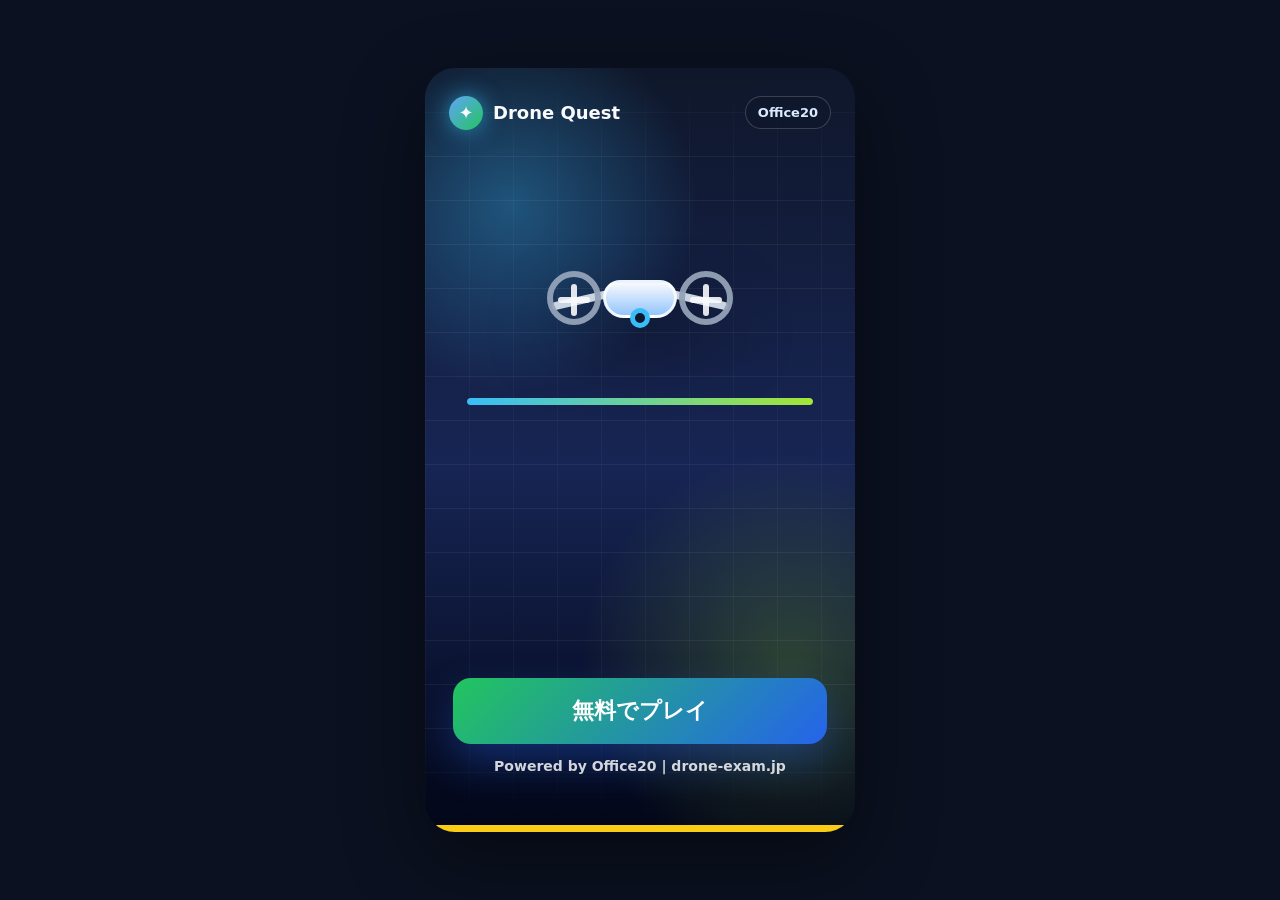
<file: codex-reel.html>
<!doctype html>
<html lang="ja">
<head>
  <meta charset="utf-8">
  <meta name="viewport" content="width=device-width, initial-scale=1">
  <title>Drone Quest Instagram Reel Preview</title>
  <style>
    :root {
      --navy: #0f172a;
      --blue: #2563eb;
      --sky: #38bdf8;
      --green: #16a34a;
      --lime: #a3e635;
      --yellow: #facc15;
      --white: #f8fafc;
      --muted: #94a3b8;
    }

    * {
      box-sizing: border-box;
    }

    body {
      margin: 0;
      min-height: 100vh;
      display: grid;
      place-items: center;
      background: #0b1120;
      color: var(--white);
      font-family: system-ui, -apple-system, BlinkMacSystemFont, "Segoe UI", sans-serif;
    }

    .stage {
      width: min(100vw, 430px);
      aspect-ratio: 9 / 16;
      position: relative;
      overflow: hidden;
      background:
        radial-gradient(circle at 20% 18%, rgba(56, 189, 248, 0.35), transparent 26%),
        radial-gradient(circle at 85% 78%, rgba(163, 230, 53, 0.22), transparent 30%),
        linear-gradient(180deg, #0f172a 0%, #172554 52%, #020617 100%);
      border-radius: 30px;
      box-shadow: 0 28px 80px rgba(0, 0, 0, 0.45);
      isolation: isolate;
    }

    .scan {
      position: absolute;
      inset: 0;
      background-image:
        linear-gradient(rgba(255, 255, 255, 0.055) 1px, transparent 1px),
        linear-gradient(90deg, rgba(255, 255, 255, 0.035) 1px, transparent 1px);
      background-size: 44px 44px;
      mask-image: linear-gradient(to bottom, transparent, black 12%, black 86%, transparent);
      animation: drift 15s linear infinite;
      z-index: -1;
    }

    .hud {
      position: absolute;
      top: 28px;
      left: 24px;
      right: 24px;
      display: flex;
      justify-content: space-between;
      align-items: center;
      font-weight: 800;
      letter-spacing: 0;
    }

    .brand {
      display: flex;
      gap: 10px;
      align-items: center;
      font-size: 18px;
    }

    .mark {
      width: 34px;
      height: 34px;
      display: grid;
      place-items: center;
      border-radius: 50%;
      background: linear-gradient(135deg, #60a5fa, #22c55e);
      box-shadow: 0 0 22px rgba(56, 189, 248, 0.65);
    }

    .score-pill {
      padding: 8px 12px;
      border: 1px solid rgba(255, 255, 255, 0.18);
      border-radius: 999px;
      background: rgba(15, 23, 42, 0.58);
      color: #dbeafe;
      font-size: 13px;
    }

    .drone {
      position: absolute;
      top: 178px;
      left: 50%;
      width: 178px;
      height: 104px;
      transform: translateX(-50%);
      animation: droneFlight 15s cubic-bezier(.4, 0, .2, 1) infinite;
      filter: drop-shadow(0 28px 32px rgba(0, 0, 0, 0.38));
    }

    .drone-body {
      position: absolute;
      left: 52px;
      top: 34px;
      width: 74px;
      height: 38px;
      border-radius: 20px 20px 24px 24px;
      background: linear-gradient(180deg, #f8fafc, #93c5fd);
      border: 3px solid rgba(255, 255, 255, 0.8);
    }

    .camera {
      position: absolute;
      left: 79px;
      top: 62px;
      width: 20px;
      height: 20px;
      border-radius: 50%;
      background: #0f172a;
      border: 5px solid #38bdf8;
    }

    .arm {
      position: absolute;
      height: 8px;
      background: #cbd5e1;
      border-radius: 99px;
      top: 49px;
      width: 70px;
    }

    .arm.left {
      left: 0;
      transform: rotate(-13deg);
    }

    .arm.right {
      right: 0;
      transform: rotate(13deg);
    }

    .rotor {
      position: absolute;
      width: 54px;
      height: 54px;
      border-radius: 50%;
      border: 6px solid rgba(148, 163, 184, 0.95);
      top: 25px;
      animation: spin .22s linear infinite;
    }

    .rotor::before,
    .rotor::after {
      content: "";
      position: absolute;
      left: 5px;
      right: 5px;
      top: 20px;
      height: 6px;
      border-radius: 99px;
      background: rgba(248, 250, 252, 0.9);
    }

    .rotor::after {
      transform: rotate(90deg);
    }

    .rotor.left {
      left: -4px;
    }

    .rotor.right {
      right: -4px;
    }

    .route {
      position: absolute;
      top: 330px;
      left: 42px;
      right: 42px;
      height: 7px;
      border-radius: 999px;
      background: rgba(255, 255, 255, 0.18);
      overflow: hidden;
    }

    .route::before {
      content: "";
      display: block;
      height: 100%;
      width: 100%;
      border-radius: inherit;
      background: linear-gradient(90deg, var(--sky), var(--lime));
      transform-origin: left;
      animation: routeFill 15s linear infinite;
    }

    .caption {
      position: absolute;
      left: 26px;
      right: 26px;
      top: 380px;
      min-height: 220px;
      display: grid;
      align-content: center;
      text-align: center;
    }

    .line {
      position: absolute;
      inset: 0;
      display: grid;
      align-content: center;
      justify-items: center;
      gap: 16px;
      opacity: 0;
      transform: translateY(18px) scale(0.98);
      animation: sceneCycle 15s infinite;
    }

    .line:nth-child(1) { animation-delay: 0s; }
    .line:nth-child(2) { animation-delay: 3s; }
    .line:nth-child(3) { animation-delay: 6s; }
    .line:nth-child(4) { animation-delay: 9s; }
    .line:nth-child(5) { animation-delay: 12s; }

    .kicker {
      color: #bae6fd;
      font-size: 18px;
      font-weight: 800;
    }

    .headline {
      margin: 0;
      font-size: clamp(30px, 8vw, 42px);
      line-height: 1.08;
      font-weight: 950;
      text-wrap: balance;
    }

    .sub {
      margin: 0;
      color: #dbeafe;
      font-size: 18px;
      line-height: 1.45;
      font-weight: 700;
    }

    .quiz-card,
    .result-card {
      width: 100%;
      padding: 18px;
      border-radius: 22px;
      background: rgba(248, 250, 252, 0.95);
      color: #0f172a;
      box-shadow: 0 24px 60px rgba(0, 0, 0, 0.25);
    }

    .quiz-card span {
      display: block;
      color: #64748b;
      font-size: 14px;
      font-weight: 800;
      margin-bottom: 10px;
    }

    .answers {
      display: grid;
      gap: 8px;
      margin-top: 14px;
    }

    .answer {
      padding: 11px 12px;
      border-radius: 14px;
      background: #e0f2fe;
      color: #075985;
      font-weight: 900;
    }

    .answer.correct {
      background: #dcfce7;
      color: #166534;
      outline: 3px solid rgba(34, 197, 94, 0.35);
    }

    .diagnosis {
      display: grid;
      gap: 8px;
      text-align: left;
      font-weight: 900;
      font-size: 17px;
    }

    .diagnosis b {
      color: #16a34a;
    }

    .cta {
      position: absolute;
      left: 28px;
      right: 28px;
      bottom: 58px;
      display: grid;
      gap: 14px;
      text-align: center;
      animation: pulseCta 15s infinite;
    }

    .button {
      display: block;
      padding: 18px 20px;
      border-radius: 18px;
      background: linear-gradient(135deg, #22c55e, #2563eb);
      color: white;
      font-size: 22px;
      font-weight: 950;
      text-decoration: none;
      box-shadow: 0 18px 40px rgba(37, 99, 235, 0.35);
    }

    .footer {
      color: rgba(255, 255, 255, 0.82);
      font-size: 14px;
      font-weight: 700;
    }

    .progress {
      position: absolute;
      left: 0;
      right: 0;
      bottom: 0;
      height: 7px;
      background: rgba(255, 255, 255, 0.16);
    }

    .progress::before {
      content: "";
      display: block;
      height: 100%;
      width: 100%;
      background: var(--yellow);
      transform-origin: left;
      animation: routeFill 15s linear infinite;
    }

    @keyframes sceneCycle {
      0%, 100% {
        opacity: 0;
        transform: translateY(18px) scale(0.98);
      }
      8%, 18% {
        opacity: 1;
        transform: translateY(0) scale(1);
      }
      22% {
        opacity: 0;
        transform: translateY(-18px) scale(0.98);
      }
    }

    @keyframes droneFlight {
      0%, 100% { transform: translateX(-50%) translateY(0) rotate(-2deg); }
      20% { transform: translateX(-64%) translateY(-18px) rotate(4deg); }
      40% { transform: translateX(-38%) translateY(8px) rotate(-5deg); }
      60% { transform: translateX(-50%) translateY(-24px) rotate(3deg); }
      80% { transform: translateX(-32%) translateY(6px) rotate(-3deg); }
    }

    @keyframes spin {
      to { transform: rotate(360deg); }
    }

    @keyframes routeFill {
      from { transform: scaleX(0); }
      to { transform: scaleX(1); }
    }

    @keyframes drift {
      from { background-position: 0 0; }
      to { background-position: 44px 88px; }
    }

    @keyframes pulseCta {
      0%, 78% { opacity: 0.8; transform: translateY(0); }
      82%, 96% { opacity: 1; transform: translateY(-7px); }
      100% { opacity: 0.8; transform: translateY(0); }
    }
  </style>
</head>
<body>
  <main class="stage" aria-label="Drone Quest reel preview">
    <div class="scan"></div>

    <div class="hud">
      <div class="brand"><span class="mark">✦</span> Drone Quest</div>
      <div class="score-pill">Office20</div>
    </div>

    <div class="drone" aria-hidden="true">
      <div class="arm left"></div>
      <div class="arm right"></div>
      <div class="rotor left"></div>
      <div class="rotor right"></div>
      <div class="drone-body"></div>
      <div class="camera"></div>
    </div>

    <div class="route"></div>

    <section class="caption">
      <div class="line">
        <div class="kicker">FAA Drone Exam</div>
        <h1 class="headline">Part 107英語<br>まず10問チェック</h1>
        <p class="sub">試験に出る単語を<br>ゲーム感覚で腕試し</p>
      </div>

      <div class="line">
        <div class="quiz-card">
          <span>Question</span>
          <h2>「雲底」の意味は？</h2>
          <div class="answers">
            <div class="answer">visibility</div>
            <div class="answer correct">ceiling</div>
            <div class="answer">payload</div>
          </div>
        </div>
      </div>

      <div class="line">
        <h2 class="headline">正解すると<br>ドローンが前進</h2>
        <p class="sub">不正解だとバッテリー低下。<br>ミッション感覚で覚えられます。</p>
      </div>

      <div class="line">
        <div class="result-card">
          <div class="diagnosis">
            <span>Score: 1000 / 正解 10/10</span>
            <span><b>7問以上:</b> 受験準備OK</span>
            <span><b>5問以下:</b> 要対策</span>
          </div>
        </div>
      </div>

      <div class="line">
        <div class="kicker">あなたは何問正解できますか？</div>
        <h2 class="headline">スコアを<br>コメントで教えて</h2>
      </div>
    </section>

    <div class="cta">
      <a class="button" href="./index.html">無料でプレイ</a>
      <div class="footer">Powered by Office20 | drone-exam.jp</div>
    </div>

    <div class="progress"></div>
  </main>
</body>
</html>
</file>
